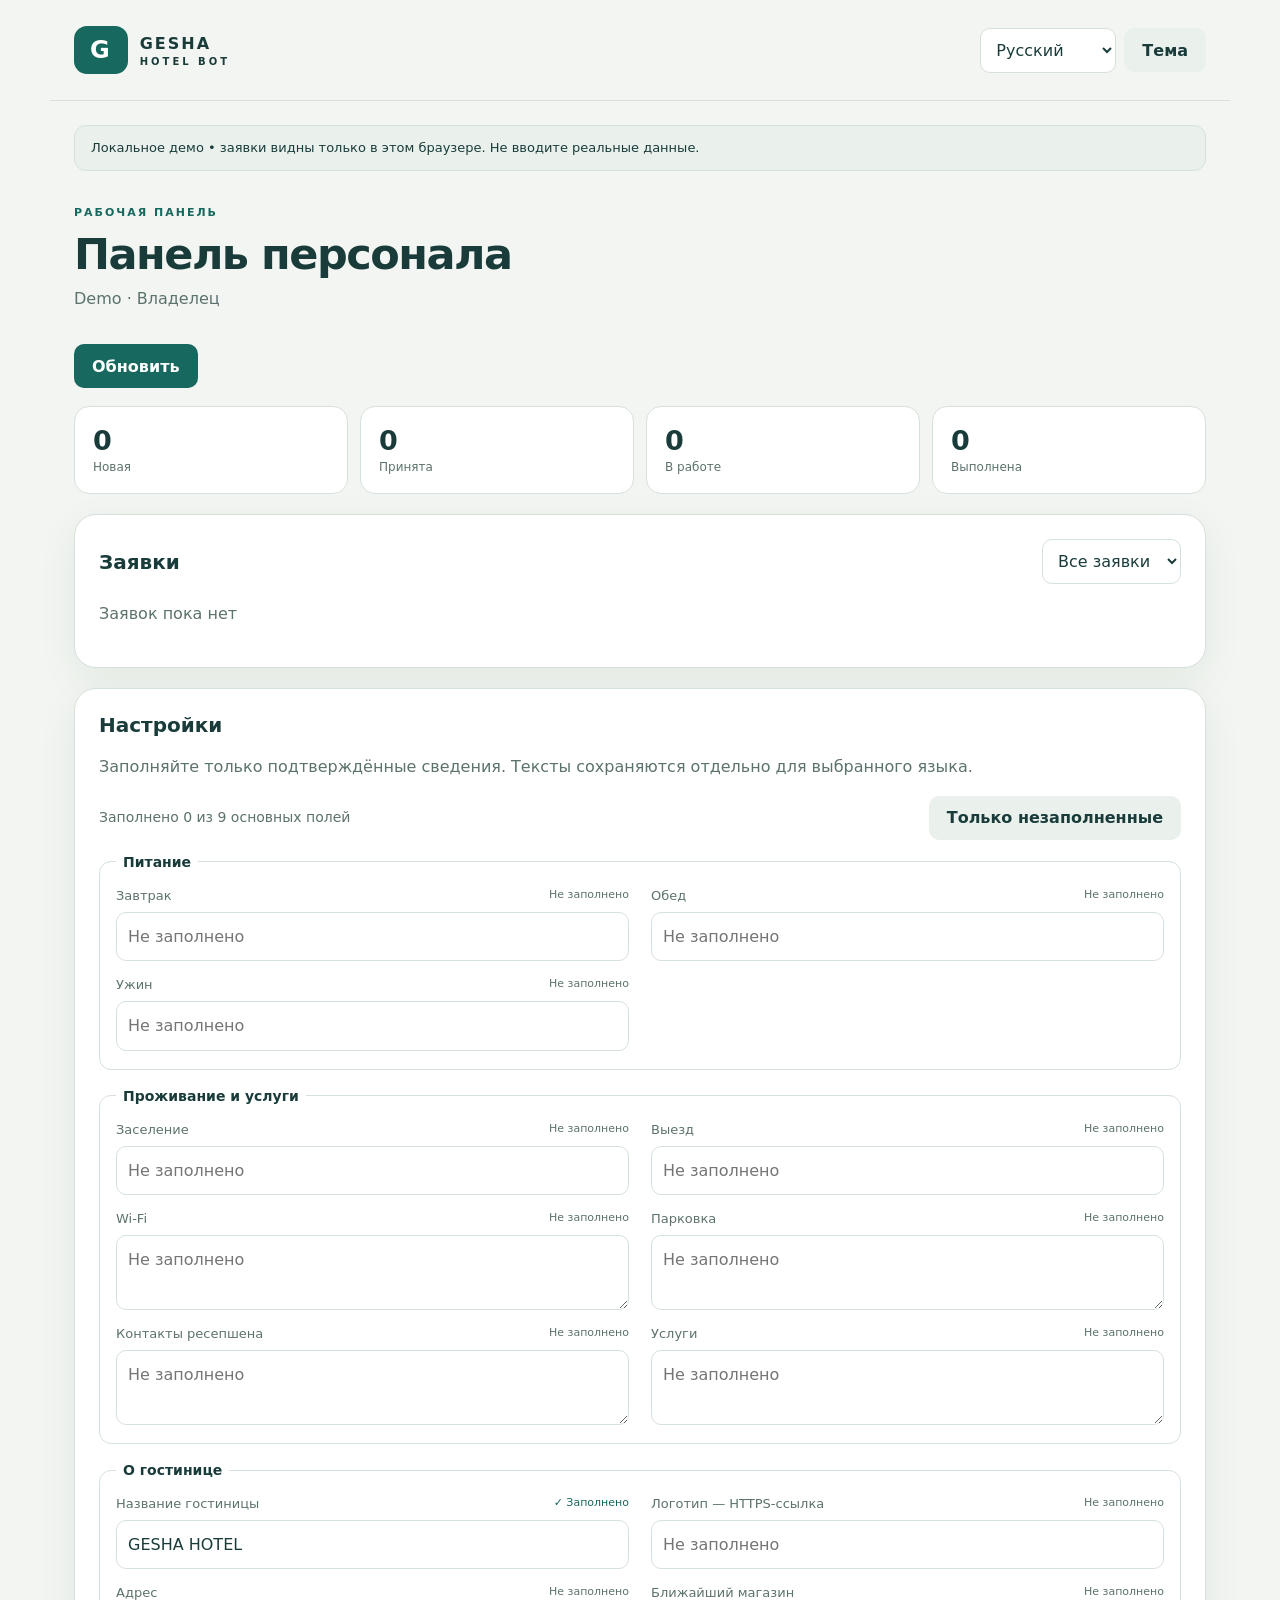
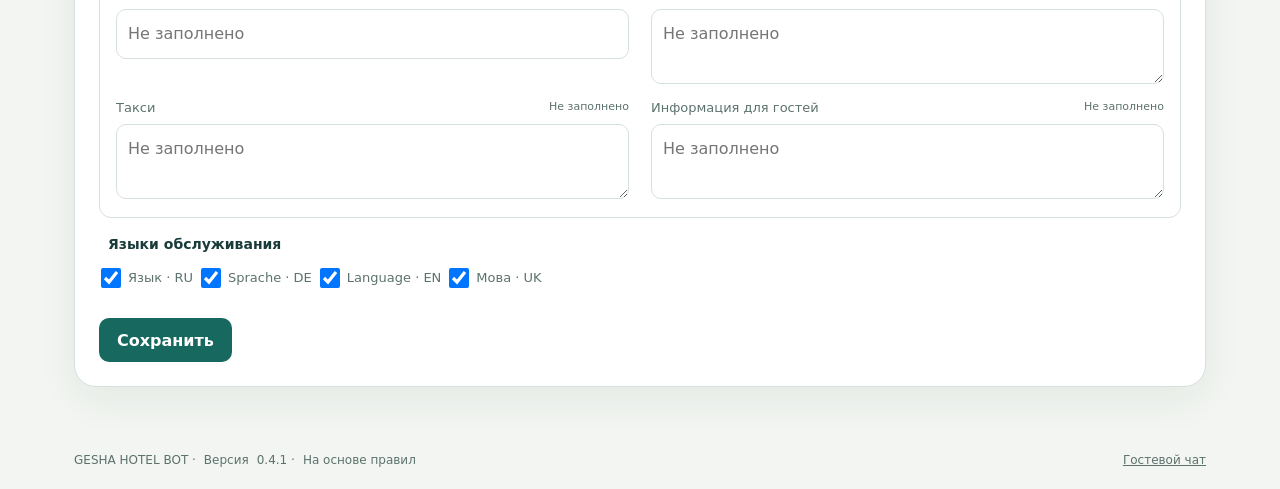
<file: docs/staff.html>
<!doctype html>
<html lang="ru"><head><meta charset="utf-8"><meta name="viewport" content="width=device-width,initial-scale=1"><meta name="theme-color" content="#113c3a"><meta name="referrer" content="no-referrer"><title>GESHA HOTEL BOT · v0.4.1</title><link rel="stylesheet" href="style.css?v=0.4.1"><script defer src="engine.js?v=0.4.1"></script><script defer src="ui.js?v=0.4.1"></script></head><body data-page="staff"><header><a class="brand" href="./"><span class="mark">G</span><span>GESHA<span class="brand-sub">HOTEL BOT</span></span></a><div class="tools"><select id="lang" aria-label="Language"><option value="ru">Русский</option><option value="de">Deutsch</option><option value="en">English</option><option value="uk">Українська</option></select><button id="theme" data-t="theme" class="quiet"></button></div></header><main><div class="notice" id="mode" role="status"></div><div id="error" role="alert" hidden></div><section class="hero"><p class="eyebrow" data-t="workspace"></p><h1 data-t="staff"></h1><p id="identity"></p></section><form id="loginForm" class="card login"><h2 data-t="login"></h2><label><span data-t="hotel"></span><input id="loginHotel" required autocomplete="organization"></label><label><span data-t="username"></span><input id="loginName" required autocomplete="username"></label><label><span data-t="password"></span><input id="loginPassword" type="password" required autocomplete="current-password"></label><button data-t="login"></button></form><div id="workspace" hidden><nav class="toolbar"><button id="refresh" data-t="refresh"></button><button id="logout" class="quiet" data-t="logout"></button></nav><div id="stats" class="stats"></div><section class="card"><div class="section-head"><h2 data-t="requests"></h2><select id="filter" aria-label="Status"></select></div><div id="tickets"></div></section><section id="managerArea" class="card"><h2 data-t="settings"></h2><p data-t="settingsHint"></p><div class="settings-overview"><p id="settingsProgress" role="status"></p><button id="missingToggle" type="button" class="quiet" data-t="showMissing" aria-pressed="false"></button></div><form id="settingsForm"><div id="settings" class="settings-grid"></div><div class="settings-save"><button data-t="save"></button><span id="saved" role="status"></span></div></form><form id="linkForm"><h3 data-t="guestLink"></h3><label><span data-t="room"></span><input id="linkRoom" maxlength="10"></label><button data-t="guestLink"></button><label><span data-t="copyLink"></span><input id="guestURL" readonly></label></form></section><section class="card" id="ownerArea"><h2 data-t="users"></h2><form id="userForm"><label><span data-t="username"></span><input id="newName" required></label><label><span data-t="password"></span><input id="newPassword" type="password" minlength="12" required autocomplete="new-password"></label><label><span data-t="role"></span><select id="newRole"><option value="staff" data-t="staffRole"></option><option value="manager" data-t="manager"></option><option value="owner" data-t="owner"></option></select></label><button data-t="addUser"></button></form></section></div></main><footer>GESHA HOTEL BOT · <span data-t="version"></span> 0.4.1 · <span data-t="rulesBased"></span> <a id="other"></a></footer></body></html>
</file>
<file: docs/style.css>
:root{font-family:Inter,system-ui,-apple-system,sans-serif;color:#193c3b;background:#f2f5f1;--surface:#fff;--soft:#eaf0eb;--line:#d6e1db;--ink:#193c3b;--muted:#5c726d;--accent:#17685e;--bubble:#e9f2ed;--shadow:0 12px 40px #163d3210;color-scheme:light}*{box-sizing:border-box}body{margin:0}body.dark{--surface:#162d2d;--soft:#1d3837;--line:#34504d;--ink:#ecf5f0;--muted:#b1c9c0;--accent:#7edac4;--bubble:#284541;background:#0e2222;color:var(--ink);color-scheme:dark}header{max-width:1180px;margin:auto;display:flex;align-items:center;justify-content:space-between;gap:15px;padding:26px 24px;border-bottom:1px solid var(--line)}a{color:inherit}.brand{text-decoration:none;display:flex;align-items:center;gap:12px;font-weight:800;letter-spacing:2px}.mark{background:#17685e;color:#fff;border-radius:13px;padding:10px 16px;font-size:24px}.brand-sub{display:block;font-size:10px;letter-spacing:3px;margin-top:3px}.tools{display:flex;gap:8px;align-items:center}main{max-width:1180px;padding:24px;margin:auto}.notice{border:1px solid var(--line);background:var(--soft);padding:12px 16px;border-radius:12px;font-size:13px;line-height:1.5}.hero{padding:27px 0}.eyebrow{color:var(--accent);font-size:11px;font-weight:800;letter-spacing:2px;text-transform:uppercase}h1{font-size:clamp(28px,5vw,43px);font-weight:650;letter-spacing:-1.5px;margin:8px 0}h2{font-size:20px;margin:0 0 18px}h3{font-size:17px}p{line-height:1.55;color:var(--muted)}.hero p{margin:6px 0}.guest-grid{display:grid;grid-template-columns:minmax(0,1.7fr) minmax(240px,1fr);gap:22px;align-items:start}.card{min-width:0;background:var(--surface);border:1px solid var(--line);border-radius:22px;padding:24px;box-shadow:var(--shadow);margin-bottom:20px}.chat-head{display:flex;justify-content:space-between;align-items:center;gap:14px;border-bottom:1px solid var(--line);padding-bottom:15px}.chat-head h2{margin:0}.room{font-size:11px;max-width:115px}.room input{padding:8px}label{display:block;font-size:13px;color:var(--muted);line-height:1.6}input,textarea,select,button{font:inherit;border-radius:10px;min-height:44px}input,textarea,select{border:1px solid var(--line);background:var(--surface);color:var(--ink);padding:11px;max-width:100%;width:100%;min-width:0}label input,label textarea,label select{display:block;margin:5px 0 13px}textarea{min-height:80px;resize:vertical}button{border:0;background:#17685e;color:#fff;padding:11px 18px;cursor:pointer;font-weight:650}button:disabled{opacity:.5;cursor:wait}button:hover{filter:brightness(1.08)}button:focus-visible,a:focus-visible,input:focus-visible,textarea:focus-visible,select:focus-visible{outline:3px solid #d8ab59;outline-offset:2px}.quiet{background:var(--soft);color:var(--ink)}.tools select{width:auto}#chat{height:340px;overflow:auto;padding:14px 0;scroll-behavior:smooth}.bubble{background:var(--bubble);padding:13px 16px;border-radius:3px 17px 17px;margin:12px 0;max-width:90%;width:fit-content;white-space:pre-wrap;overflow-wrap:anywhere;font-size:15px;line-height:1.55}.bubble.mine{background:#17685e;color:#fff;margin-left:auto;border-radius:17px 3px 17px 17px}.chips{display:flex;gap:7px;flex-wrap:wrap;margin:10px 0}.chips button{background:var(--soft);color:var(--ink);font-size:12px;min-height:36px;padding:7px 11px}#chatForm{display:flex;gap:9px;padding-top:10px}#chatForm input{flex:1}#cancel{margin-top:10px}aside .info-row{border-top:1px solid var(--line);padding:15px 0;overflow-wrap:anywhere}aside .info-row strong{font-size:13px}aside .info-row p{font-size:14px;margin:7px 0;white-space:pre-wrap}#hotelLogo{width:64px;height:64px;object-fit:contain}.toolbar,.section-head{display:flex;gap:12px;align-items:center;justify-content:space-between;margin-bottom:18px}.section-head select{width:auto}.section-head h2{margin:0}.stats{display:grid;grid-template-columns:repeat(4,1fr);gap:12px;margin-bottom:20px}.stat{background:var(--surface);border:1px solid var(--line);border-radius:15px;padding:18px}.stat strong{display:block;font-size:27px}.stat span{font-size:12px;color:var(--muted)}.ticket{border-top:1px solid var(--line);padding:18px 0;overflow-wrap:anywhere}.ticket p{white-space:pre-wrap}.ticket small{color:var(--muted)}.ticket-controls{display:flex;gap:10px;flex-wrap:wrap;align-items:end}.ticket-controls label{flex:1;min-width:130px}.ticket-controls select{margin-bottom:0}.ticket-controls button{font-size:13px}.settings-grid{display:grid;grid-template-columns:1fr 1fr;gap:12px 22px}.login{max-width:460px;margin:auto}.badge{font-size:12px;padding:5px 10px;background:var(--soft);border-radius:20px;display:inline-block;margin:5px}.ticket-title{display:flex;flex-wrap:wrap;justify-content:space-between;gap:10px}#linkForm{border-top:1px solid var(--line);margin-top:25px;padding-top:15px}#ownerArea form{max-width:450px}#error{padding:15px;margin:12px 0;background:#ffe7df;color:#8a2510;border-radius:12px}footer{max-width:1180px;margin:auto;padding:22px 24px;font-size:12px;color:var(--muted);display:flex;gap:8px;flex-wrap:wrap}footer a{margin-left:auto}.sr-only{position:absolute;width:1px;height:1px;overflow:hidden;clip:rect(0,0,0,0)}[hidden]{display:none!important}@media(max-width:760px){header{padding:18px 16px}.tools{gap:5px}.tools select,.tools button{font-size:12px;padding:9px}.brand{font-size:13px;gap:8px}.mark{padding:8px 12px}main{padding:16px}.guest-grid{grid-template-columns:1fr}.card{padding:18px;border-radius:17px}.hero{padding:23px 0}.settings-grid{grid-template-columns:1fr}.stats{grid-template-columns:repeat(2,1fr)}#chat{height:320px}#chatForm button{padding:11px;font-size:13px}}@media(prefers-reduced-motion:reduce){#chat{scroll-behavior:auto}}

/* v0.4.1: compact chat, normal-flow composer, accessible touch targets. */
.chat-card{padding:18px}.chat-head{padding-bottom:8px}.room input{margin-bottom:0;font-size:16px}.room-status{font-size:12px;line-height:1.4;margin:7px 0 0;color:var(--muted)}.room-status.valid{color:var(--accent)}
#chat{height:clamp(220px,38dvh,360px);padding:8px 0;scroll-behavior:auto;overscroll-behavior:contain;scroll-padding-block:8px}
.bubble{padding:9px 12px;margin:7px 0;font-size:14px;line-height:1.45;max-width:94%;border-radius:3px 14px 14px}.bubble.mine{border-radius:14px 3px 14px 14px}
#chatForm{position:relative;background:var(--surface);margin:0;padding-top:8px;border-top:1px solid var(--line);align-items:center}#chatForm input{font-size:16px}.chips{gap:6px;margin:7px 0}.chips button{min-height:44px;font-size:12px;padding:9px 11px}
.settings-overview{display:flex;align-items:center;justify-content:space-between;gap:12px;flex-wrap:wrap;margin:14px 0}.settings-overview p{margin:0;font-size:14px}#settings{display:block}.settings-group{border:1px solid var(--line);border-radius:12px;padding:16px;margin:0 0 18px;min-width:0}.settings-group legend,.service-languages legend{font-size:14px;font-weight:700;padding:0 7px;color:var(--ink)}.field-heading{display:flex;justify-content:space-between;align-items:start;gap:8px}.field-state{font-size:11px;color:var(--muted);white-space:nowrap}.is-filled .field-state{color:var(--accent)}.is-filled .field-state::before{content:'✓ '}.setting-field input,.setting-field textarea{margin-bottom:2px;font-size:16px}.setting-field textarea{min-height:72px}.service-languages{border:0;padding:4px 0;display:flex;flex-wrap:wrap;gap:8px}.service-languages label{display:flex;align-items:center;gap:7px;min-height:44px}.service-languages input{width:20px;min-height:20px;height:20px;margin:0}.settings-save{display:flex;align-items:center;gap:12px;margin-top:14px;flex-wrap:wrap}.settings-save span{font-size:13px;color:var(--muted)}.ticket-id{margin:8px 0}.ticket-id summary{min-height:44px;padding:12px 0;cursor:pointer;font-size:12px;color:var(--muted);width:fit-content}.ticket-id code{display:block;font-size:12px;overflow-wrap:anywhere}.badge{margin:0}.status-new{background:#fff0cc;color:#724d03}.status-accepted{background:#e5edff;color:#254b92}.status-in_progress{background:#f0e6ff;color:#68309a}.status-done{background:#d9f3e5;color:#176441}.dark .status-new{background:#584521;color:#ffe0a2}.dark .status-accepted{background:#283e60;color:#c2d9ff}.dark .status-in_progress{background:#4d315d;color:#edc9ff}.dark .status-done{background:#214e3b;color:#a7efca}
@media(max-width:760px){header{padding:12px}.brand-sub{font-size:9px}.tools select{max-width:100px}main{padding:12px}.notice{padding:9px 11px;font-size:12px}.hero{padding:14px 0}.hero h1{font-size:28px;margin:5px 0}.hero .eyebrow{display:none}.hero p{font-size:13px}.card{padding:14px;margin-bottom:14px}.chat-head h2{font-size:17px}.room{max-width:118px}.room-status{font-size:11px}#chat{height:clamp(190px,34dvh,290px)}#chatForm{gap:6px}#chatForm button{min-height:46px;padding:10px}.settings-group{padding:12px}.settings-grid{gap:14px}.ticket-controls{gap:8px}.ticket-controls button{flex:1}.section-head{flex-wrap:wrap}footer{padding:15px 12px;font-size:11px}}
@media(max-width:760px){.chips{flex-wrap:nowrap;overflow-x:auto;scrollbar-width:thin;padding-bottom:3px}.chips button{flex:0 0 auto}}
</file>
